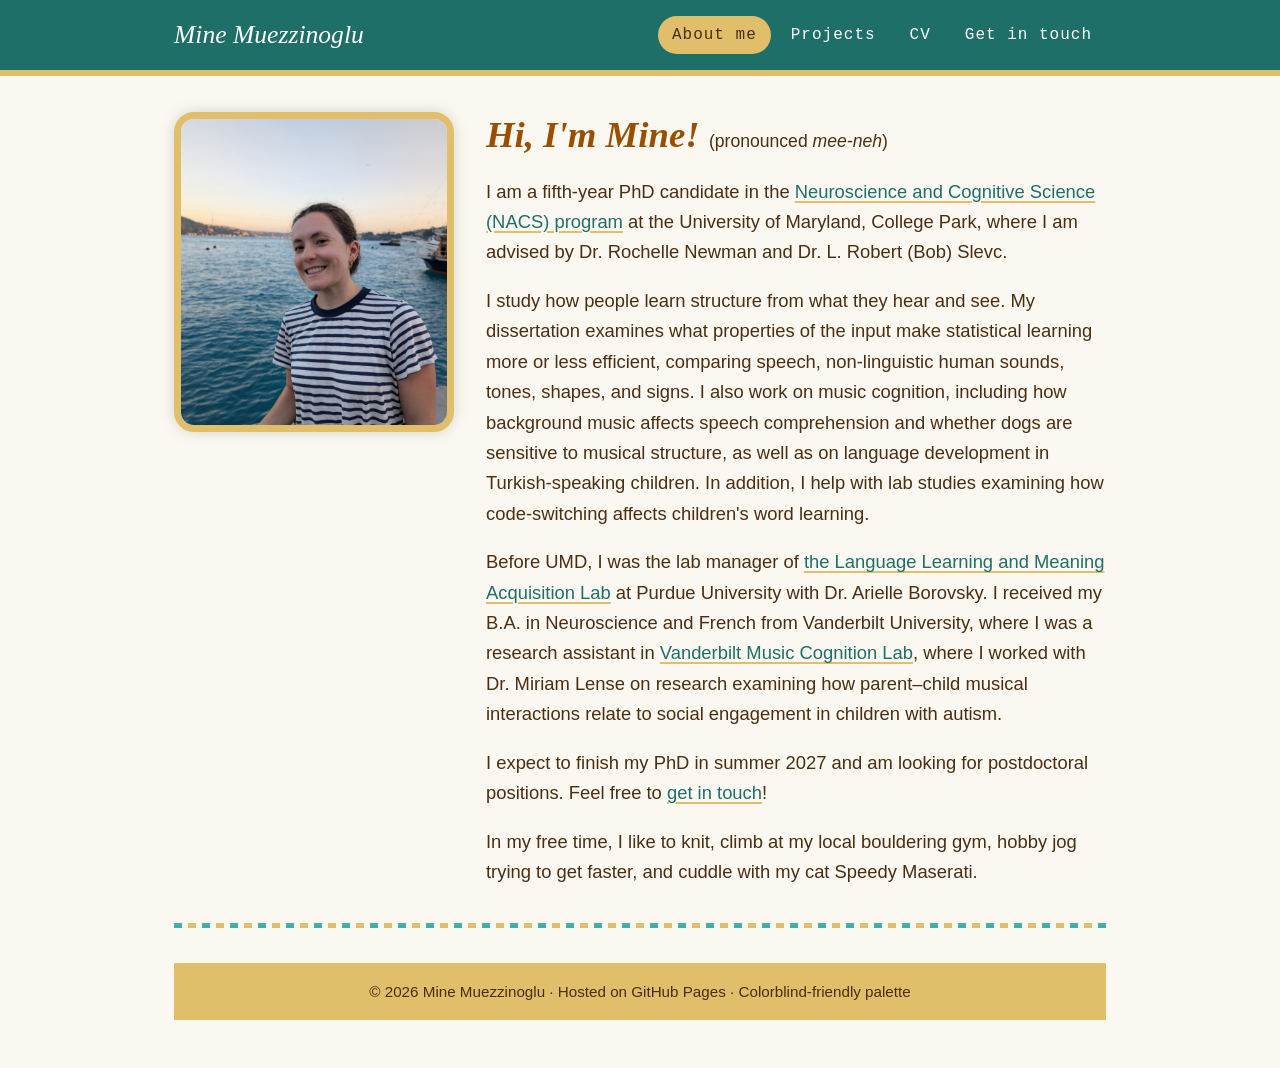
<file: index.html>
<!DOCTYPE html>
<html lang="en">
<head>
    <meta charset="UTF-8">
    <meta name="viewport" content="width=device-width, initial-scale=1.0">
    <meta name="description" content="Mine Muezzinoglu, PhD candidate in Neuroscience and Cognitive Science at the University of Maryland, College Park">
    <meta name="author" content="Mine Muezzinoglu">
    <title>Mine Muezzinoglu | About</title>
    <link rel="stylesheet" href="styles.css">
</head>

<body>
    <header class="site-header">
        <nav class="nav">
            <a class="site-name" href="index.html">Mine Muezzinoglu</a>
            <ul>
                <li><a href="index.html" class="current">About me</a></li>
                <li><a href="projects.html">Projects</a></li>
                <li><a href="cv.html">CV</a></li>
                <li><a href="contact.html">Get in touch</a></li>
            </ul>
        </nav>
    </header>

    <main>
        <div class="intro">
            <img src="minepic.JPG" alt="Photo of Mine Muezzinoglu">

            <div class="text">
            <h1>Hi, I'm Mine! <span class="pronounce">(pronounced <em>mee-neh</em>)</span></h1>
            <p>
        I am a fifth-year PhD candidate in the
        <a href="https://nacs.umd.edu/" target="_blank" rel="noopener">Neuroscience and Cognitive Science (NACS) program</a>
        at the University of Maryland, College Park, where I am advised by
        Dr. Rochelle Newman and Dr. L. Robert (Bob) Slevc.
            </p>
            <p>
        I study how people learn structure from what they hear and see. My dissertation
        examines what properties of the input make statistical learning more or less
        efficient, comparing speech, non-linguistic human sounds, tones, shapes, and signs.
        I also work on music cognition, including how background music affects speech
        comprehension and whether dogs are sensitive to musical structure, as well as on
        language development in Turkish-speaking children. In addition, I help with lab
        studies examining how code-switching affects children's word learning.
            </p>
            <p>
        Before UMD, I was the lab manager of <a href="https://llamalab.hhs.purdue.edu/" target="_blank" rel="noopener">the Language Learning   and Meaning Acquisition Lab</a>
        at Purdue University with Dr. Arielle Borovsky. I received my B.A. in Neuroscience
        and French from Vanderbilt University, where I was a research assistant in <a href="https://www.vumc.org/music-cognition-lab/" target="_blank" rel="noopener">Vanderbilt Music Cognition Lab</a>, where I worked with Dr. Miriam Lense on research examining how parent–child musical interactions relate to social engagement in children with autism.
            </p>
             <p>
        I expect to finish my PhD in summer 2027 and am looking for postdoctoral positions.
        Feel free to <a href="contact.html">get in touch</a>!
            </p>
        In my free time, I like to knit, climb at my local bouldering gym, hobby jog trying to get faster, and cuddle with my cat Speedy Maserati.
            </div>
        </div>

        <hr class="divider">


    <footer>
        &copy; 2026 Mine Muezzinoglu &middot; Hosted on GitHub Pages &middot;
        <a href="https://davidmathlogic.com/colorblind/" target="_blank" rel="noopener">Colorblind-friendly palette</a>
    </footer>
</body>
</html>
</file>
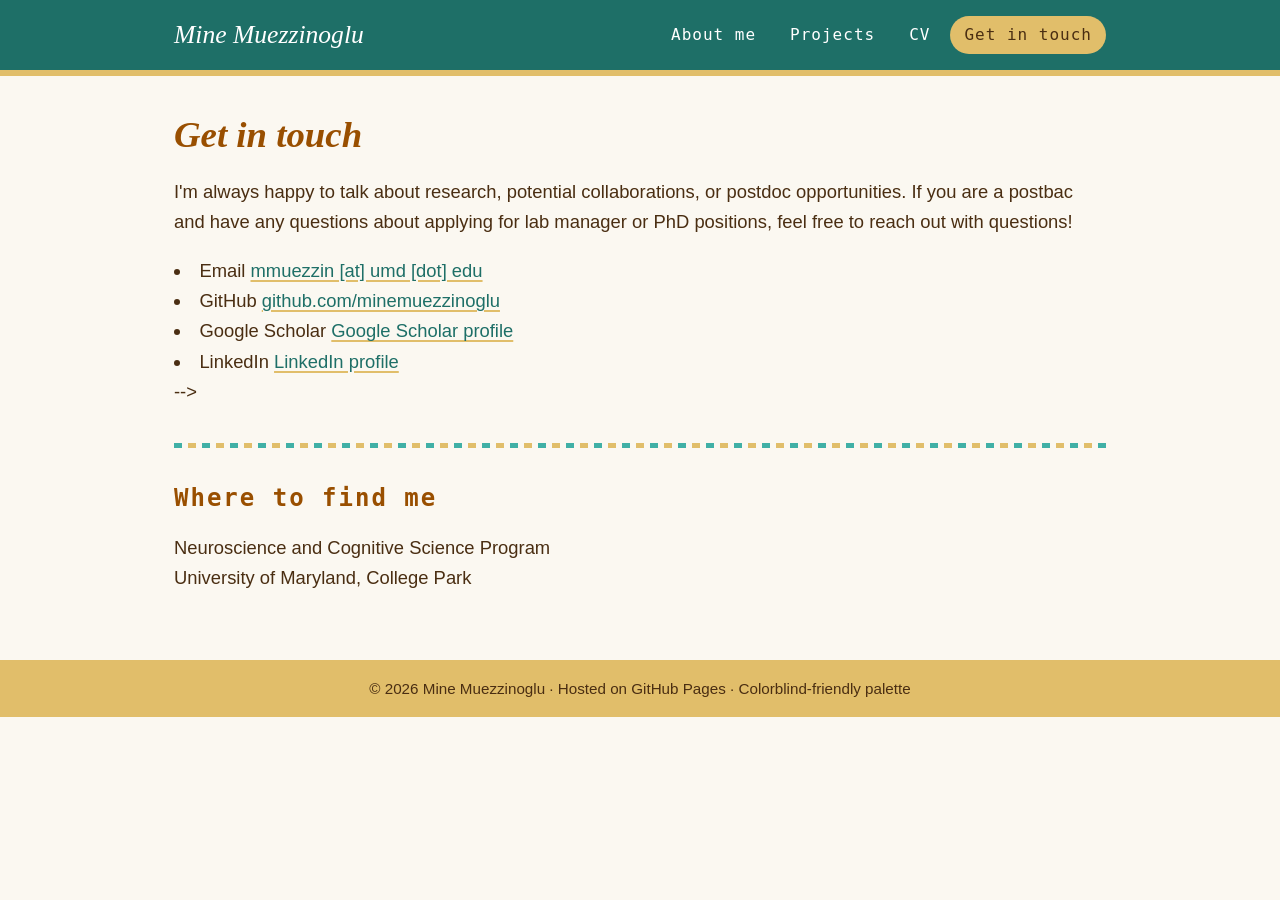
<file: contact.html>
<!DOCTYPE html>
<html lang="en">
<head>
    <meta charset="UTF-8">
    <meta name="viewport" content="width=device-width, initial-scale=1.0">
    <meta name="description" content="Contact Mine Muezzinoglu">
    <meta name="author" content="Mine Muezzinoglu">
    <title>Mine Muezzinoglu | Get in touch</title>
    <link rel="stylesheet" href="styles.css">
</head>

<body>
    <header class="site-header">
        <nav class="nav">
            <a class="site-name" href="index.html">Mine Muezzinoglu</a>
            <ul>
                <li><a href="index.html">About me</a></li>
                <li><a href="projects.html">Projects</a></li>
                <li><a href="cv.html">CV</a></li>
                <li><a href="contact.html" class="current">Get in touch</a></li>
            </ul>
        </nav>
    </header>

    <main>
        <h1>Get in touch</h1>
        <p>
            I'm always happy to talk about research, potential collaborations, or postdoc
            opportunities. If you are a postbac and have any questions about applying for lab manager or PhD positions, feel free to reach out with questions!
        </p

        <ul class="contact-list">
            <li>
                <span class="label">Email</span>
                <a href="mailto:mmuezzin@umd.edu">mmuezzin [at] umd [dot] edu</a>
            </li>
            <li>
                <span class="label">GitHub</span>
                <a href="https://github.com/minemuezzinoglu" target="_blank" rel="noopener">github.com/minemuezzinoglu</a>
            </li>
            <li>
                <span class="label">Google Scholar</span>
                <a href="https://scholar.google.com/citations?user=72M4NnEAAAAJ&hl=en" target="_blank" rel="noopener">Google Scholar profile</a>
            </li>
            <li>
                <span class="label">LinkedIn</span>
                <a href="https://www.linkedin.com/in/mine-muezzinoglu/" target="_blank" rel="noopener">LinkedIn profile</a>
            </li>
            -->
        </ul>

        <hr class="divider">

        <h2>Where to find me</h2>
        <p>
            Neuroscience and Cognitive Science Program<br>
            University of Maryland, College Park
        </p>
    </main>

    <footer>
        &copy; 2026 Mine Muezzinoglu &middot; Hosted on GitHub Pages &middot;
        <a href="https://davidmathlogic.com/colorblind/" target="_blank" rel="noopener">Colorblind-friendly palette</a>
    </footer>
</body>
</html>
</file>
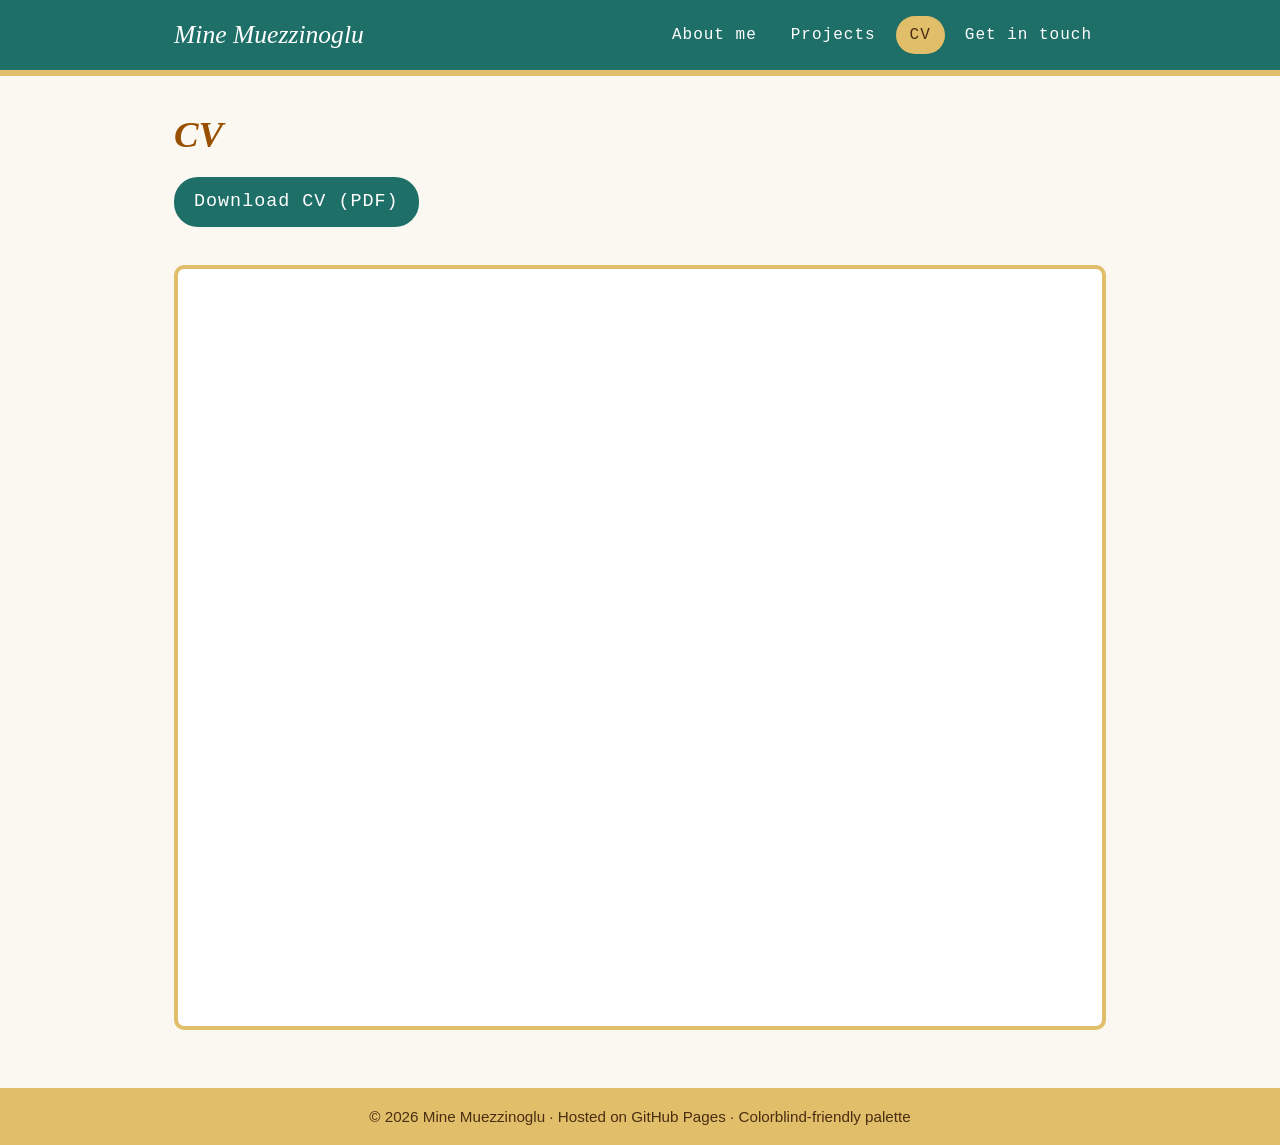
<file: cv.html>
<!DOCTYPE html>
<html lang="en">
<head>
    <meta charset="UTF-8">
    <meta name="viewport" content="width=device-width, initial-scale=1.0">
    <meta name="description" content="CV of Mine Muezzinoglu">
    <meta name="author" content="Mine Muezzinoglu">
    <title>Mine Muezzinoglu | CV</title>
    <link rel="stylesheet" href="styles.css">
</head>

<body>
    <header class="site-header">
        <nav class="nav">
            <a class="site-name" href="index.html">Mine Muezzinoglu</a>
            <ul>
                <li><a href="index.html">About me</a></li>
                <li><a href="projects.html">Projects</a></li>
                <li><a href="cv.html" class="current">CV</a></li>
                <li><a href="contact.html">Get in touch</a></li>
            </ul>
        </nav>
    </header>

    <main>
        <h1>CV</h1>
        <p>
            <a class="button" href="muezzinoglu_november2026_CV.pdf" target="_blank" rel="noopener">Download CV (PDF)</a>
        </p>
        <iframe class="cv-frame" src="muezzinoglu_november2026_CV.pdf" title="CV of Mine Muezzinoglu"></iframe>
    </main>

    <footer>
        &copy; 2026 Mine Muezzinoglu &middot; Hosted on GitHub Pages &middot;
        <a href="https://davidmathlogic.com/colorblind/" target="_blank" rel="noopener">Colorblind-friendly palette</a>
    </footer>
</body>
</html>
</file>
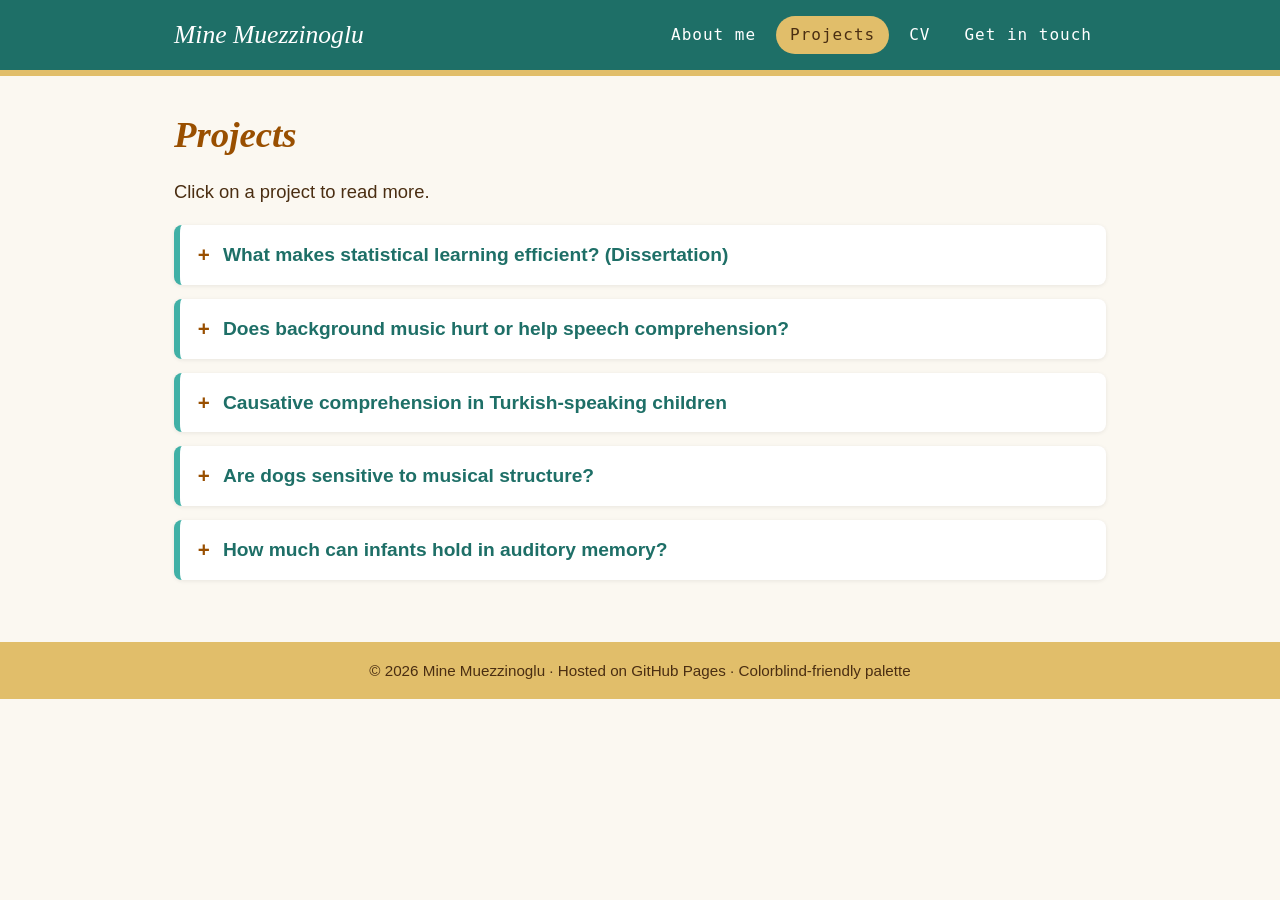
<file: projects.html>
<!DOCTYPE html>
<html lang="en">
<head>
    <meta charset="UTF-8">
    <meta name="viewport" content="width=device-width, initial-scale=1.0">
    <meta name="description" content="Research projects by Mine Muezzinoglu">
    <meta name="author" content="Mine Muezzinoglu">
    <title>Mine Muezzinoglu | Projects</title>
    <link rel="stylesheet" href="styles.css">
</head>

<body>
    <header class="site-header">
        <nav class="nav">
            <a class="site-name" href="index.html">Mine Muezzinoglu</a>
            <ul>
                <li><a href="index.html">About me</a></li>
                <li><a href="projects.html" class="current">Projects</a></li>
                <li><a href="cv.html">CV</a></li>
                <li><a href="contact.html">Get in touch</a></li>
            </ul>
        </nav>
    </header>

    <main>
        <h1>Projects</h1>
        <p>Click on a project to read more.</p>

        <details class="project">
            <summary>What makes statistical learning efficient? (Dissertation)</summary>
            <div class="body">
                <p>
                    People can pick up regularities in a stream of input, such as which syllables tend
                    to follow each other. Learning is often reported to be better for speech than for
                    other kinds of input. My dissertation asks whether this reflects something specific
                    to language, properties of particular stimuli, or more general factors such as
                    familiarity and experience.
                </p>
                <p>
                    Across studies, I compare statistical learning of syllables, tones, shapes,
                    non-linguistic human sounds, and signs, and I am testing how experience with sign
                    language relates to learning from signed input.
                </p>
                <ul class="tags">
                    <li>statistical learning</li>
                    <li>auditory &amp; visual</li>
                    <li>sign language</li>
                </ul>
            </div>
        </details>

        <details class="project">
            <summary>Does background music hurt or help speech comprehension?</summary>
            <div class="body">
              <p>
    Background sounds can make speech harder to understand, yet many people choose to
    listen to music while they work or study. Previous research suggests that music may
    support learning through reward-related (dopaminergic) mechanisms and/or its effects
    on mood and arousal. However, most of this evidence comes from studies in which
    participants learned visually presented verbal material, such as written text, while
    background music played. Less is known about how music interferes with understanding
    <em>spoken</em> language, and whether its rewarding aspects might offset that
    interference. In this project, we ask which properties of music matter by comparing
    comprehension of short stories presented in silence or with intact, reversed,
    pitch-scrambled, rhythm-jittered, or pitch-scrambled and rhythm-jittered versions of
    the same music.
                </p>
                <p class="links-row">
                    <a href="https://doi.org/10.31234/osf.io/7gezt_v1" target="_blank" rel="noopener">Preprint</a>
                    <a href="https://github.com/minemuezzinoglu/backgroundmusic" target="_blank" rel="noopener">Code &amp; materials</a>
                </p>
                <ul class="tags">
                    <li>music cognition</li>
                    <li>speech perception</li>
                </ul>
            </div>
        </details>

        <details class="project">
            <summary>Causative comprehension in Turkish-speaking children</summary>
            <div class="body">
               <p>
        Causative sentences can be difficult for young learners because they require
        mapping who caused whom to do what. Evidence from English-speaking children suggests
        that younger children may rely on the number of nouns in a sentence to interpret
        causative events, and shift toward relying on the verb's meaning as their verb
        knowledge grows. Turkish offers a useful test case for this shift because it marks
        causation transparently with verb morphology. We asked whether Turkish-speaking
        children rely on the number of nouns, on causative morphology, or both, and at what
        age any shift occurs. I collected data from 85 children (ages 3–6) at preschools in
        İzmir, İstanbul, and Bodrum, Turkey.
                </p>
    <p class="links-row">
        <a href="https://docs.google.com/presentation/d/1STpyM6YLZzigJqiR7Tuuy7SK5VOzp8x4/edit?slide=id.p1#slide=id.p1" target="_blank" rel="noopener">BUCLD 2026 poster</a>
    </p>
                <ul class="tags">
                    <li>language development</li>
                    <li>morphology</li>
                    <li>Turkish</li>
                </ul>
            </div>
        </details>

        <details class="project">
            <summary>Are dogs sensitive to musical structure?</summary>
        <div class="body">
            <p>
        Human infants show a listening preference for consonant over dissonant sounds early
        in life. Dogs offer an interesting comparison: their hearing range overlaps
        substantially with ours (although it extends to much higher frequencies), and many
        dogs regularly overhear music, for example from the car radio, from music played at
        home, or from an owner practicing an instrument. In this project, we replicated
        Experiment 1 of Trainor and Heinmiller (1998) with dogs, to test whether dogs also
        respond differently to consonant and dissonant musical intervals. We are currently
        developing follow-up studies with new stimulus sets.
            </p>
                <ul class="tags">
                    <li>comparative cognition</li>
                    <li>music cognition</li>
                </ul>
            </div>
        </details>

     <details class="project">
    <summary>How much can infants hold in auditory memory?</summary>
    <div class="body">
        <p>
            Understanding speech requires briefly holding sounds in mind as new ones arrive,
            so auditory short-term memory may play an important role in early language
            learning. Yet relatively little is known about how much auditory information
            infants can keep in memory at once.
        </p>
        <p>
            Ross-Sheehy and Newman (2015) tested this by playing 10-month-old infants
            repeating sequences of instrument sounds (such as flute, piano, and cello). In some
            streams, the sequence stayed the same on every repetition; in others, one
            instrument changed each time. Noticing the change requires remembering every
            sound in the sequence, so a listening preference for the changing streams can
            indicate memory for the full sequence. Infants showed this preference for
            two-instrument sequences but not four-instrument sequences.
        </p>
        <p>
            We are replicating this study online, which lets families take part from home
            and allows us to test whether the original findings hold with a remote version of
            the task.
        </p>
        <ul class="tags">
            <li>auditory memory</li>
            <li>infant cognition</li>
            <li>replication</li>
        </ul>
    </div>
</details>
    </main>

    <footer>
        &copy; 2026 Mine Muezzinoglu &middot; Hosted on GitHub Pages &middot;
        <a href="https://davidmathlogic.com/colorblind/" target="_blank" rel="noopener">Colorblind-friendly palette</a>
    </footer>
</body>
</html>
</file>
<file: styles.css>
/* =========================================================
   Mine Muezzinoglu — personal website styles
   Palette (colorblind-friendly, from davidmathlogic.com/colorblind):
     teal  #40B0A6   sand  #E1BE6A   brown #994F00
   ========================================================= */

:root {
    --teal: #40B0A6;
    --teal-dark: #1E6F67;   /* links and text in teal */
    --sand: #E1BE6A;
    --sand-light: #F6EBCF;
    --brown: #994F00;       /* headings */
    --brown-dark: #4A2E12;  /* body text */
    --cream: #FBF8F1;       /* page background */
    --white: #FFFFFF;
}

* { box-sizing: border-box; }

body {
    margin: 0;
    background-color: var(--cream);
    color: var(--brown-dark);
    font-family: 'Nunito', sans-serif;
    font-size: 1.15rem;
    line-height: 1.65;
}

/* ---------- Top navigation bar ---------- */
.site-header {
    background-color: var(--teal-dark);
    border-bottom: 6px solid var(--sand);
}

.nav {
    max-width: 980px;
    margin: 0 auto;
    padding: 14px 24px;
    display: flex;
    align-items: center;
    justify-content: space-between;
    flex-wrap: wrap;
    gap: 10px;
}

.nav .site-name {
   font-family: 'Fraunces', serif; 
   color: var(--white);
    font-size: 1.6rem;
    font-style: italic;
    text-decoration: none;
}

.nav ul {
    list-style: none;
    margin: 0;
    padding: 0;
    display: flex;
    flex-wrap: wrap;
    gap: 6px;
}

.nav ul a {
    display: block;
    color: var(--white);
    text-decoration: none;
    font-family: 'Space Mono', monospace;
    font-size: 1rem;
    letter-spacing: 1px;
    padding: 6px 14px;
    border-radius: 20px;
    transition: background-color 0.2s ease;
}

.nav ul a:hover,
.nav ul a:focus-visible {
    background-color: var(--teal);
}

/* Highlights the page you are on */
.nav ul a.current {
    background-color: var(--sand);
    color: var(--brown-dark);
}

/* ---------- Page content ---------- */
main {
    max-width: 980px;
    margin: 0 auto;
    padding: 36px 24px 48px;
}

h1, h2, h3 {
   font-family: 'Fraunces', serif; 
   color: var(--brown);
    line-height: 1.25;
}

h1 {
    font-size: 2.3rem;
    font-style: italic;
    margin: 0 0 0.5rem;
}

h2 {
    font-family: 'Space Mono', monospace;
    letter-spacing: 2px;
    font-size: 1.5rem;
    margin-top: 2.2rem;
}

a {
    color: var(--teal-dark);
    text-decoration: underline;
    text-decoration-color: var(--sand);
    text-decoration-thickness: 2px;
    text-underline-offset: 3px;
}

a:hover {
    color: var(--brown);
}

/* Dashed divider, like the sample site, in the new colors */
hr.divider {
    border: none;
    height: 5px;
    margin: 2.2rem 0;
    background-image: repeating-linear-gradient(90deg,
        var(--teal), var(--teal) 8px,
        transparent 8px, transparent 14px,
        var(--sand) 14px, var(--sand) 22px,
        transparent 22px, transparent 28px);
}

/* ---------- About page ---------- */
.intro {
    display: flex;
    gap: 32px;
    align-items: flex-start;
    flex-wrap: wrap;
}

.intro img {
    width: 280px;
    max-width: 100%;
    height: auto;
    border: 7px solid var(--sand);
    border-radius: 20px;
    box-shadow: 0 0 15px rgba(0, 0, 0, 0.15);
}

.intro .text {
    flex: 1;
    min-width: 280px;
}

.intro .text p:first-child { margin-top: 0; }


/* ---------- Projects page (click-to-open boxes) ---------- */
details.project {
    background-color: var(--white);
    border-left: 6px solid var(--teal);
    border-radius: 8px;
    margin: 14px 0;
    box-shadow: 0 1px 4px rgba(0, 0, 0, 0.08);
}

details.project summary {
    cursor: pointer;
    padding: 14px 18px;
    font-size: 1.2rem;
    font-weight: bold;
    color: var(--teal-dark);
    list-style: none;
}

details.project summary::-webkit-details-marker { display: none; }

details.project summary::before {
    content: "+";
    display: inline-block;
    width: 1.3em;
    color: var(--brown);
    font-family: 'Space Mono', monospace;
}

details.project[open] summary::before { content: "–"; }

details.project summary:hover { background-color: var(--sand-light); }

details.project summary:focus-visible {
    outline: 3px solid var(--sand);
    outline-offset: 2px;
}

details.project .body {
    padding: 0 22px 16px;
    border-top: 2px dashed var(--sand);
}

.tags {
    margin: 12px 0 0;
    padding: 0;
    list-style: none;
    display: flex;
    flex-wrap: wrap;
    gap: 6px;
}

.tags li {
    font-family: 'Space Mono', monospace;
    font-size: 0.85rem;
    background-color: var(--sand-light);
    color: var(--brown-dark);
    padding: 2px 10px;
    border-radius: 12px;
}

.links-row a { margin-right: 14px; }

/* ---------- CV page ---------- */
.button {
    display: inline-block;
    background-color: var(--teal-dark);
    color: var(--white);
    text-decoration: none;
    padding: 10px 20px;
    border-radius: 24px;
    font-family: 'Space Mono', monospace;
    letter-spacing: 1px;
}

.button:hover { background-color: var(--brown); color: var(--white); }

.cv-frame {
    width: 100%;
    height: 85vh;
    margin-top: 20px;
    border: 4px solid var(--sand);
    border-radius: 10px;
    background-color: var(--white);
}

/* ---------- Contact page ---------- */
.contact-list {
    list-style: none;
    padding: 0;
}

.contact-list li {
    margin: 10px 0;
}

.contact-list .label {
    display: inline-block;
    min-width: 150px;
    font-family: 'Space Mono', monospace;
    color: var(--brown);
    font-weight: bold;
}

/* ---------- Footer ---------- */
footer {
    background-color: var(--sand);
    color: var(--brown-dark);
    text-align: center;
    padding: 16px;
    font-size: 0.95rem;
}

footer a { color: var(--brown-dark); }

/* ---------- Small screens ---------- */
@media (max-width: 600px) {
    body { font-size: 1.05rem; }
    h1 { font-size: 1.9rem; }
    .nav { justify-content: center; }
    .intro img { width: 220px; margin: 0 auto; }
}

/* Smaller pronunciation note next to the name */
.pronounce {
   font-family: 'Nunito', sans-serif; 
   font-size: 1.1rem;
    font-style: normal;
    font-weight: normal;
    color: var(--brown-dark);
    white-space: nowrap;
}
</file>
